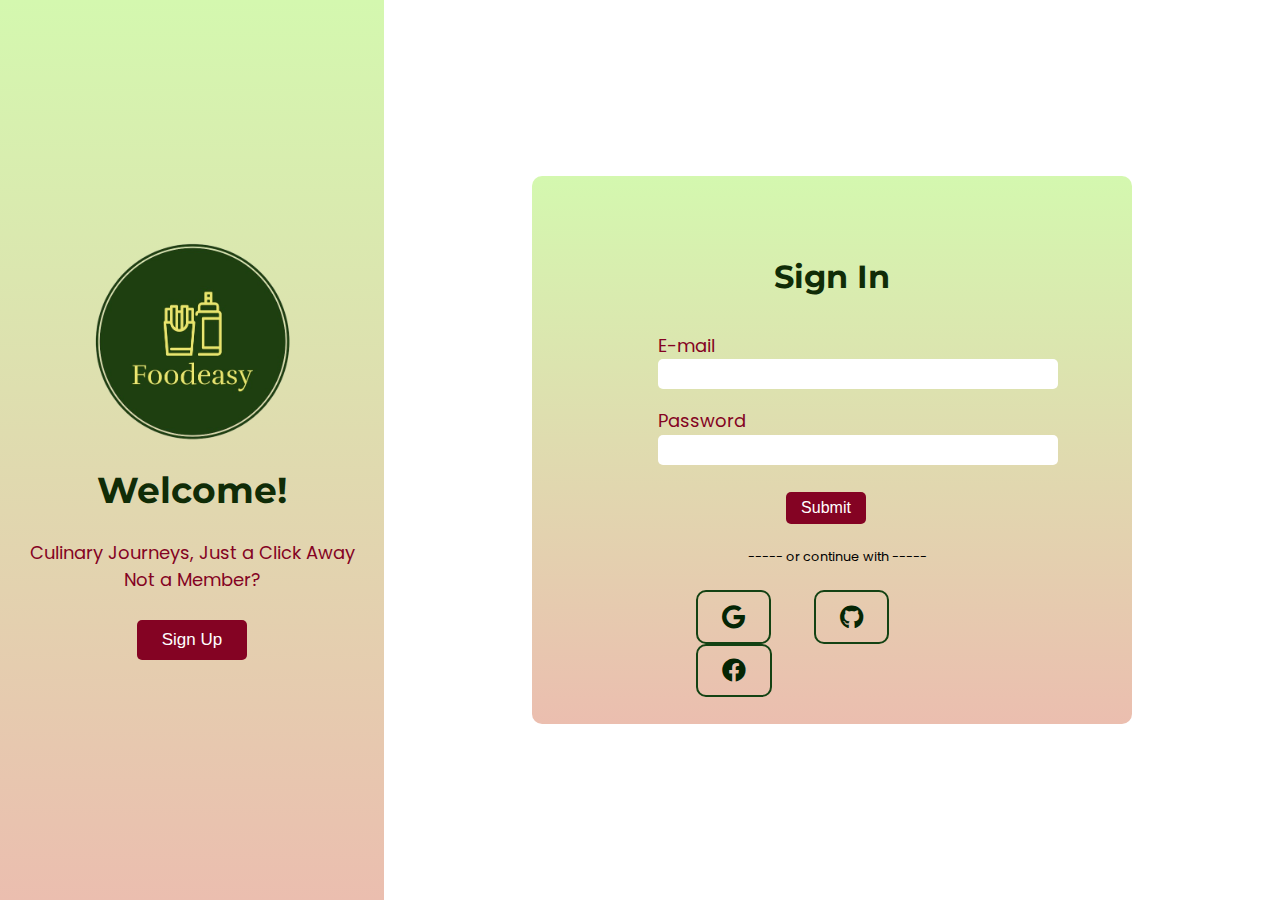
<file: newsignin.html>
<!DOCTYPE html>
<html lang="en">
<head>
    <meta charset="UTF-8">
    <meta name="viewport" content="width=device-width, initial-scale=1.0">
    <link rel="stylesheet" href="signup.css">
    <link rel="stylesheet" href="https://cdnjs.cloudflare.com/ajax/libs/font-awesome/5.15.3/css/all.min.css"/>
    <title>Signin</title>
</head>
<body>
    <div class="cont">
        <div class="leftup content">
                <img src="Food/logo bg.png" alt="">
                <h1>Welcome!</h1>
                <p> Culinary Journeys, Just a Click Away <br>
                Not a Member?</p>
                <button class="signinbtn"><a href="./signup.html">Sign Up</a></button>
        </div>
        <div class="rightup">
            
            <div class="rightcontent">
                <h1>Sign In</h1>
                <form>
                  <div class="fields">

                    
                    <div class="name">
                      <label for="" id="emaillabel" class="labelfld">E-mail</label> <br>
                      <input type="email" id="inputname" class="input"> 
                    </div>
                 

                    <div class="name">
                      <label for="" id="passlabel" class="labelfld">Password</label> <br>
                      <input type="password"  id="inputpass"  class="input">
                    </div>


                  </div>
                  
                    <button type="submit"><a href="./index.html">Submit</a></button>
                    
                    <p class="or">
                        ----- or continue with -----
                      </p>
                      <div class="icons">
                        <i class="fab fa-google"></i>
                        <i class="fab fa-github"></i>
                        <i class="fab fa-facebook"></i>
                      </div>
                    
                 
                </div>  
</body>
</html>
</file>
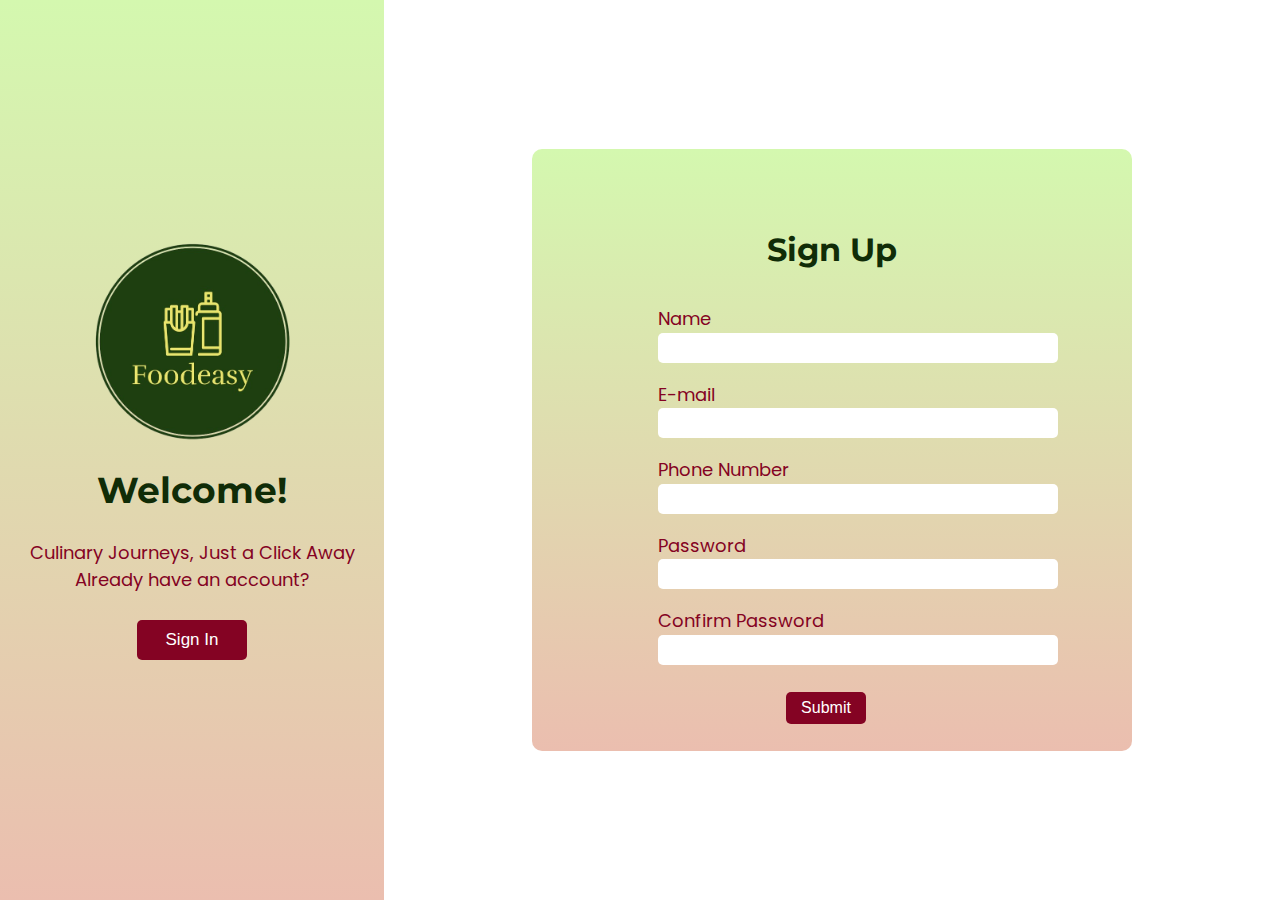
<file: signup.html>
<!DOCTYPE html>
<html lang="en">
<head>
    <meta charset="UTF-8">
    <meta name="viewport" content="width=device-width, initial-scale=1.0">
    <link rel="stylesheet" href="https://cdnjs.cloudflare.com/ajax/libs/font-awesome/6.5.1/css/all.min.css">
    <link rel="stylesheet" href="signup.css">
    <title>Signup</title>
</head>
<body>
    <div class="cont">
        <div class="leftup content">
                <img src="Food/logo bg.png" alt="">
                <h1>Welcome!</h1>
                <p> Culinary Journeys, Just a Click Away <br>
                Already have an account?</p>
                <button class="signinbtn"><a href="./newsignin.html"></a>Sign In</button>
        </div>
        <div class="rightup">
            
            <div class="rightcontent">
                <h1>Sign Up</h1>
                <form>
                  <div class="fields">

                    <div class="name">
                      <label for="" id="namelabel" class="labelfld">Name</label> <br>
                      <input type="text" id="inputname" class="input"> 
                    </div>
                    <div class="name">
                      <label for="" id="emaillabel" class="labelfld">E-mail</label> <br>
                      <input type="email" id="inputname" class="input"> 
                    </div>
                    <div class="name">
                      <label for="" id="numberlabel" class="labelfld">Phone Number</label> <br>
                      <input type="text"  id="inputname" class="input"> 
                    </div>

                    <div class="name">
                      <label for="" id="passlabel" class="labelfld">Password</label> <br>
                      <input type="password"  id="inputpass"  class="input">
                    </div>

                    <div class="name">
                      <label for="" id="c-passlabel" class="labelfld">Confirm Password
                      </label> <br>
                      <input type="password"  id="inputcpass"  class="input">
                    </div>

                  </div>
                  
                    <button type="submit">Submit</button>
                    
                    
                 
                </div>  
</body>
</html>
</file>
<file: signup.css>
@import url('https://fonts.googleapis.com/css2?family=Montserrat:wght@400;500&family=Poppins&display=swap');
*{
    margin: 0;
    padding: 0;
    box-sizing: border-box;
    scroll-behavior: smooth;
}
.cont{
    height:100vh ;
    width:100vw;
    display: flex;
    align-items: center;
    justify-content: center;
    
}
.cont .leftup{
    /* background-color: #e6f7cc; */
    background: linear-gradient(0deg, rgb(235, 190, 175) 0%, rgb(212, 248, 175) 100%);
    height: 100%;
    width: 30%;

}
.leftup h1{
    /* color: #840323; */
    color:rgb(16, 44, 7);
    font-family: 'Montserrat', sans-serif;

}
.content p{
    color: #840323;
    text-align: center;
    font-family: 'Poppins', sans-serif;
}

.content{
    min-height: 400px;
    display: flex;
    flex-direction: column;
    align-items: center;
    justify-content: center;
    gap: 3vh;
    font-size: 18px;
}
.leftup img{
    height: 200px ;
    width: 200px;
  
}

.cont .rightup{
    
    height: 100%;
    width: 70%;
    display: flex;
    align-items: center;
    justify-content: center;

}


.leftup .signinbtn{
    background-color: #840323;
    border: none;
    height: 40px;
    width: 110px;
    cursor: pointer;
    color: white;
    font-size: 17px;
    border-radius: 5px; 
}
.leftup .signinbtn a{
    text-decoration: none;
    color: white;
}

.rightcontent{
    background: linear-gradient(0deg, rgb(235, 190, 175) 0%, rgb(212, 248, 175) 100%);
    width: 600px;
    padding-top: 19vh;
    border-radius: 10px;
    font-family: 'Poppins', sans-serif;
   
    
}
form{
    padding: 3vh 14vh;
}

label{
    color: #840323;
}
.rightcontent h1{
    font-size: 32px;
    text-align: center;
    margin-top: -10vh;
    /* color: #840323; */
    color:rgb(16, 44, 7);
    font-family: 'Montserrat', sans-serif;
}
.labelfld{
    height: 50px;
    width: 200px;
}
.input{
    height: 30px ;
    width: 400px;
    border-radius: 5px;
    border: none; 
    padding: 1vh;
   
}
form button{
   margin-left: 10vw;
   margin-top: 2vh;
    height: 32px;
    width: 80px;
    border-radius: 5px;
    border: none;
    font-size: 16px;
    background-color: #840323;
    color: white;


}
form button a{
    text-decoration: none;
    color: white;
}
.name{
    padding:1vh 0vh;
    font-size: 18px;
}
.or{
    font-size: 0.8rem;
    margin: 1.5rem;
    margin-left: 7vw;
  }
  .icons i{
    color: rgb(4, 37, 4);
    padding: 00.8rem 1.5rem;
    border-radius: 10px;
    margin-left: 3vw;
    font-size: 1.5rem;
    cursor: pointer;
    border: 2px solid rgb(19, 66, 19);
    
  }
  .icons i:hover{
    color: #fff !important;
    background: #840323;
    transition: 1s;
    border-color: #840323;
  }
</file>
